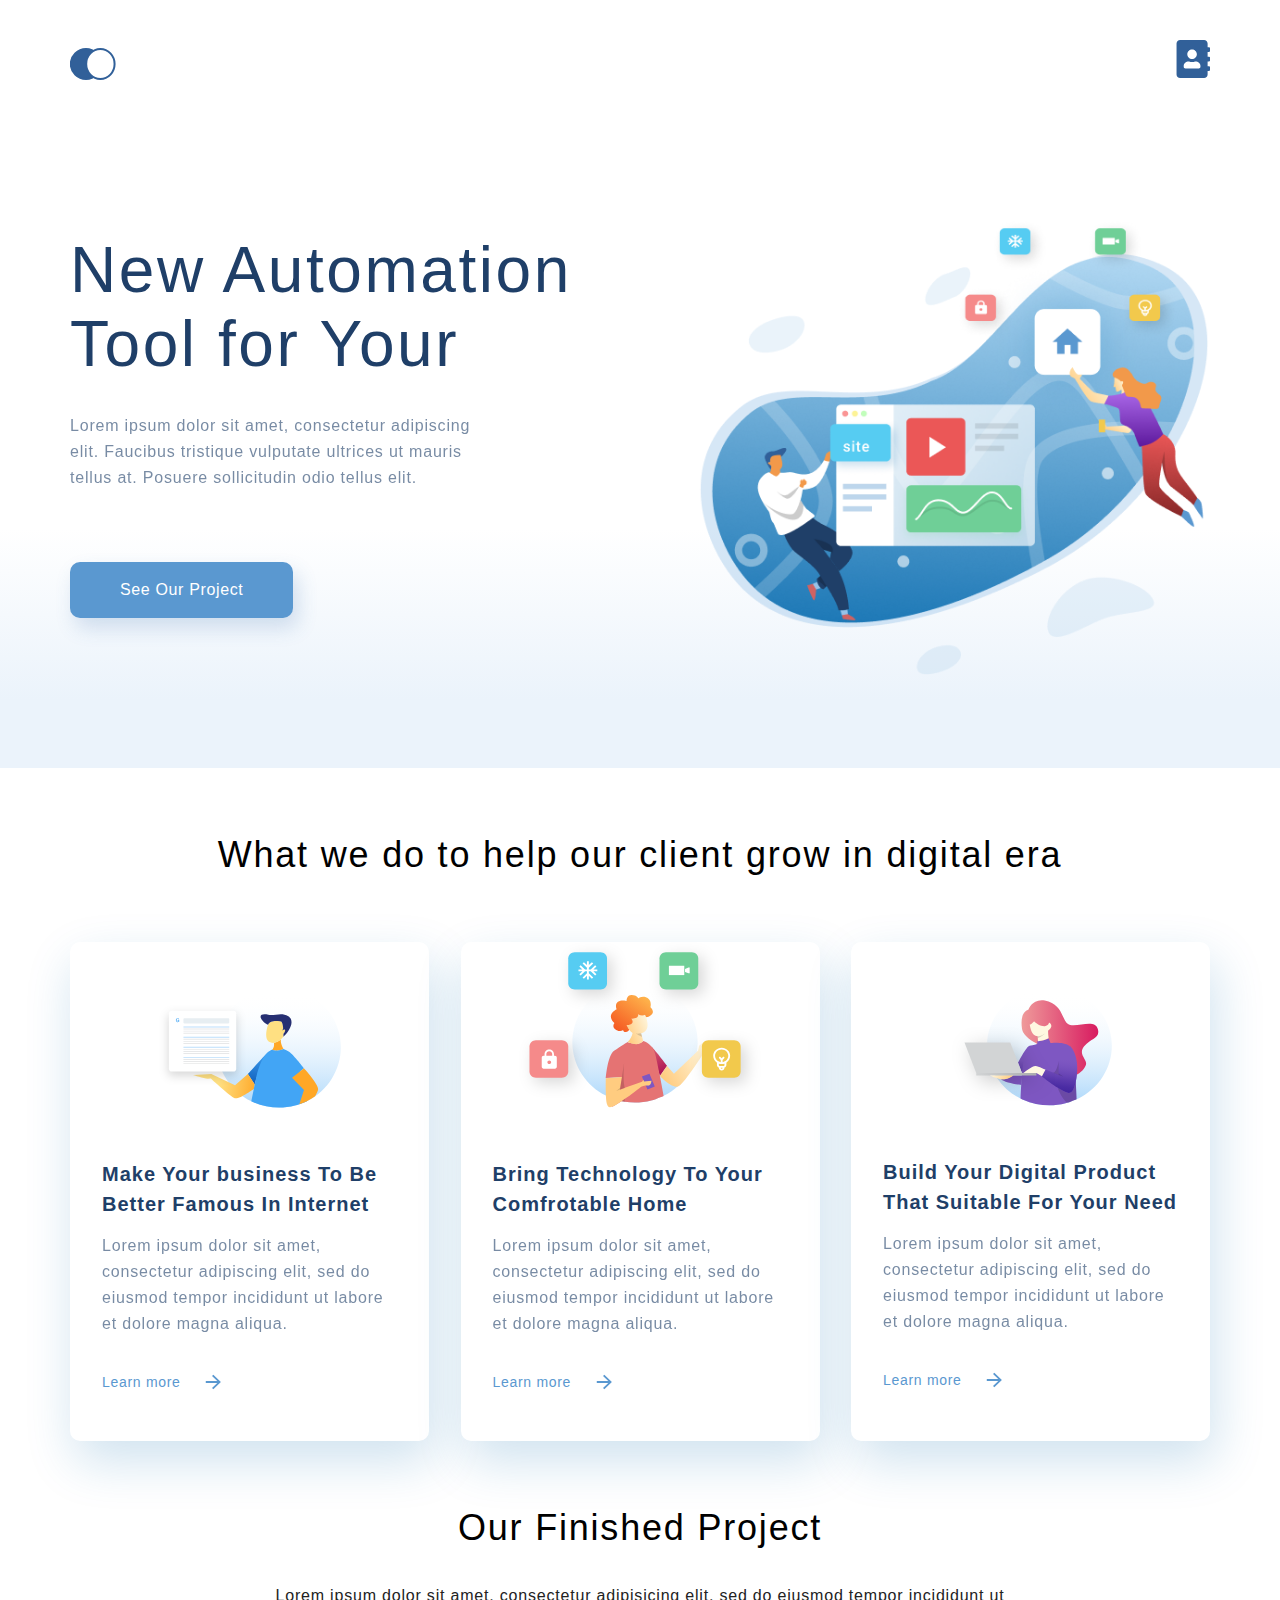
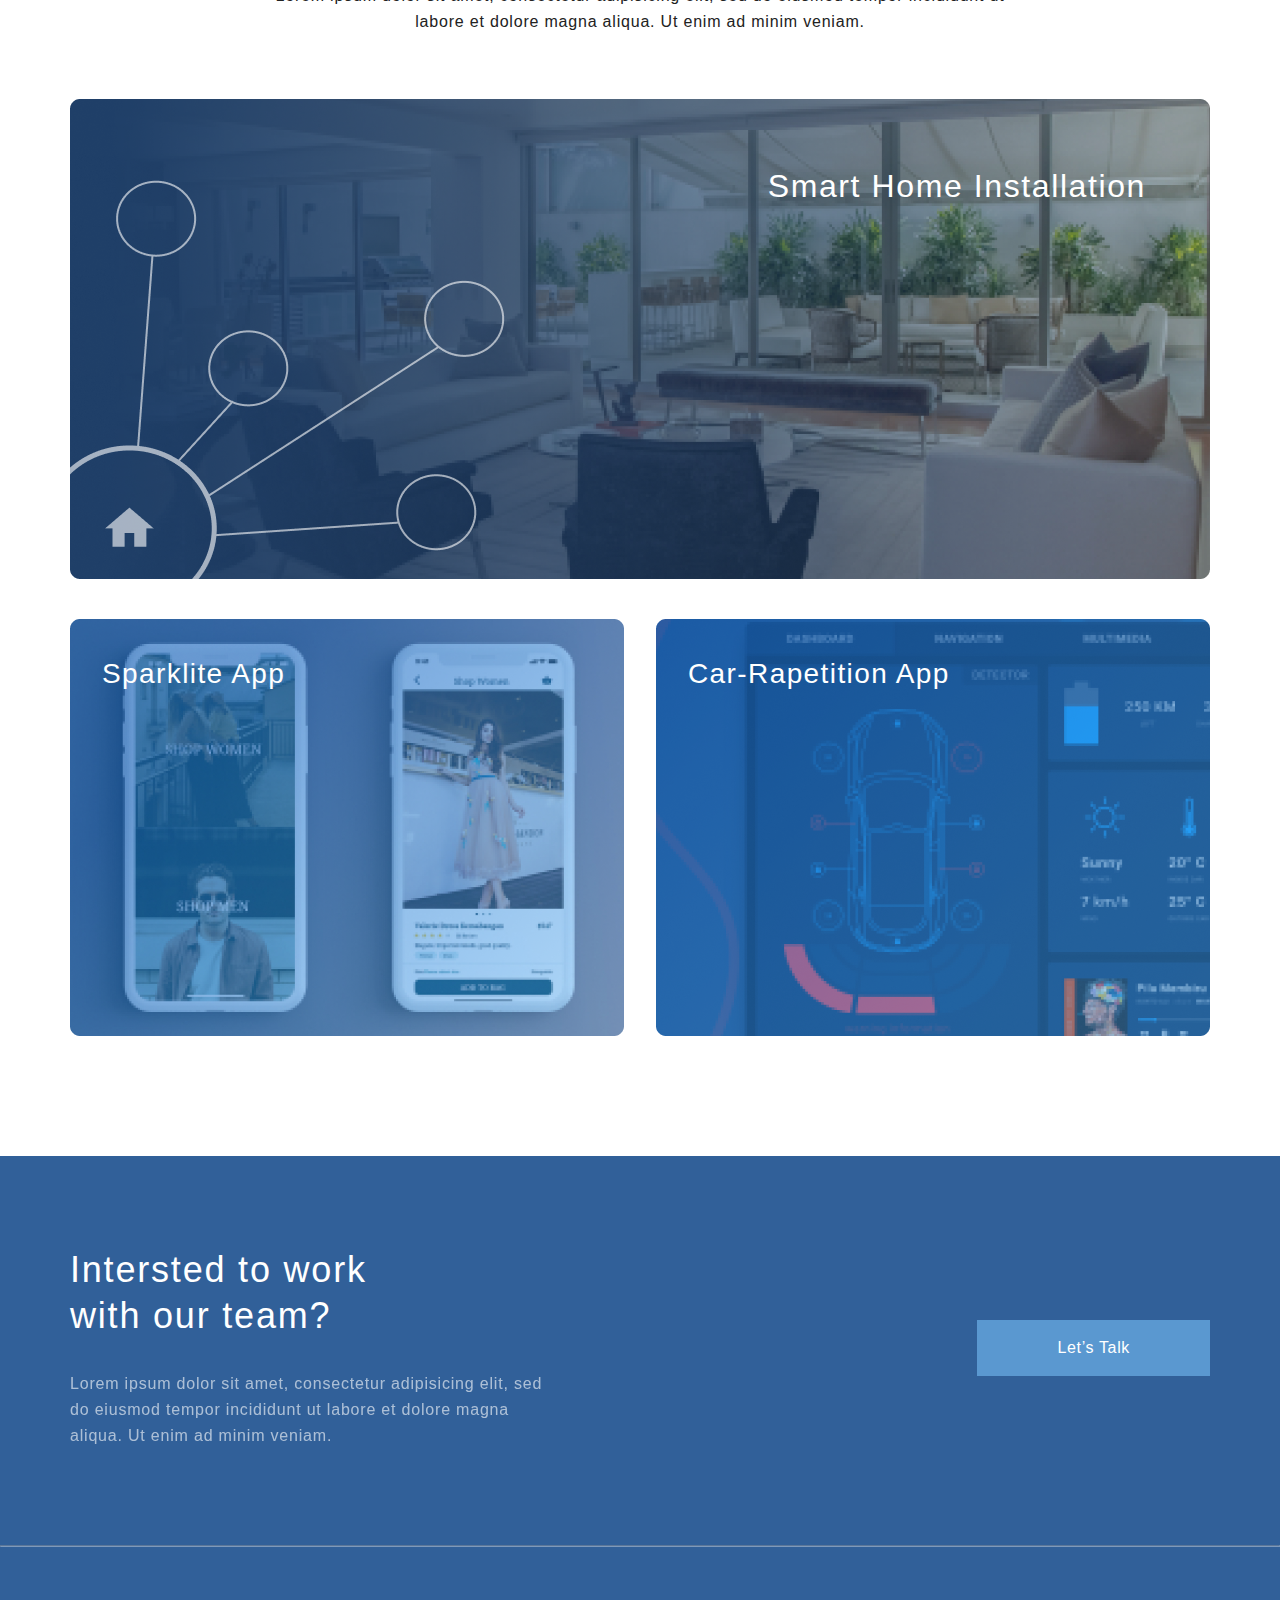
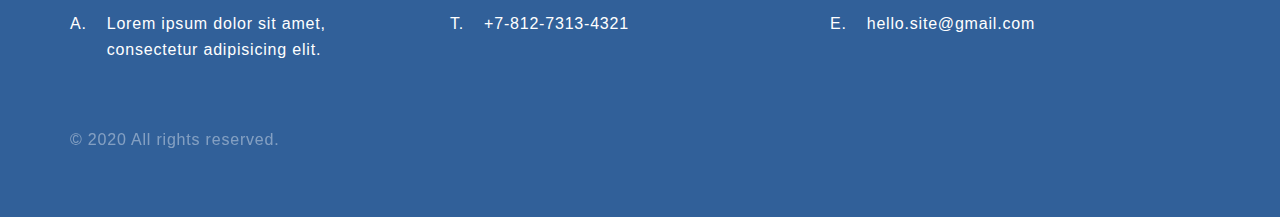
<file: index.html>
<!doctype html>
<html lang="en">
<head>
    <meta charset="UTF-8">
    <meta name="viewport"
          content="width=device-width, user-scalable=no, initial-scale=1.0, maximum-scale=1.0, minimum-scale=1.0">
    <meta http-equiv="X-UA-Compatible" content="ie=edge">
    <link rel="stylesheet" href="style/style.css">
    <title>Document</title>
</head>
<body>

<div class="top">
    <div class="container top__wrap">
        <nav class="navigation">
            <ul class="navigation-menu">
                <li>
                    <a class="navigation-link" href="index.html">
                        <!--                        <img src="images/logo.svg" alt="logo">-->
                        <svg class="navigation-link__icon__index" width="46" height="48" viewBox="0 0 46 48"
                             xmlns="http://www.w3.org/2000/svg">
                            <ellipse cx="16" cy="24" rx="15.1941" ry="15"/>
                            <path d="M44.5824 24C44.5824 32.3336 38.1794 39 30.3882 39C22.5971 39 16.1941 32.3336 16.1941 24C16.1941 15.6664 22.5971 9 30.3882 9C38.1794 9 44.5824 15.6664 44.5824 24Z"
                            />
                        </svg>
                    </a>
                </li>
                <li>
                    <a class="navigation-link" href="contacts.html">
                        <!--                        <img src="images/contacts.svg" alt="contacts">-->
                        <svg class="navigation-link__icon__contacts" width="34" height="38" viewBox="0 0 34 38"
                             fill="none"
                             xmlns="http://www.w3.org/2000/svg">
                            <path d="M33.1039 11.875C33.5967 11.875 34 11.4742 34 10.9844V8.01562C34 7.52578 33.5967 7.125 33.1039 7.125H31.6103V3.5625C31.6103 1.5957 30.0047 0 28.0257 0H4.1282C2.14919 0 0.543579 1.5957 0.543579 3.5625V34.4375C0.543579 36.4043 2.14919 38 4.1282 38H28.0257C30.0047 38 31.6103 36.4043 31.6103 34.4375V30.875H33.1039C33.5967 30.875 34 30.4742 34 29.9844V27.0156C34 26.5258 33.5967 26.125 33.1039 26.125H31.6103V21.375H33.1039C33.5967 21.375 34 20.9742 34 20.4844V17.5156C34 17.0258 33.5967 16.625 33.1039 16.625H31.6103V11.875H33.1039ZM16.0769 9.5C18.7131 9.5 20.8564 11.6301 20.8564 14.25C20.8564 16.8699 18.7131 19 16.0769 19C13.4407 19 11.2974 16.8699 11.2974 14.25C11.2974 11.6301 13.4407 9.5 16.0769 9.5ZM24.441 27.075C24.441 27.8617 23.6942 28.5 22.7682 28.5H9.38564C8.45961 28.5 7.71282 27.8617 7.71282 27.075V25.65C7.71282 23.2898 9.96067 21.375 12.7313 21.375H13.1047C14.0232 21.7535 15.0239 21.9688 16.0769 21.9688C17.1299 21.9688 18.1381 21.7535 19.0492 21.375H19.4226C22.1932 21.375 24.441 23.2898 24.441 25.65V27.075Z"
                            />
                        </svg>
                    </a>
                </li>
            </ul>
        </nav>
        <div class="top__info">
            <h1 class="top__info__heading">New Automation Tool for Your </h1>
            <p class="text top__info__text" lang="en">Lorem ipsum dolor sit amet, consectetur adipiscing elit. Faucibus
                tristique vulputate ultrices ut mauris tellus at. Posuere sollicitudin odio tellus elit.</p>
            <a href="#" class="top__info__button">See Our Project</a>
        </div>
    </div>
    <!-- /.container top__wrap-->
</div>
<!-- /.top -->

<div class="container what-we-do">
    <h3 class="heading">What we do to help our client grow in digital era</h3>
    <div class="card-wrap">
        <div class="card">
            <img class="card__img" src="./images/card-1.svg" alt="card-1">
            <h4 class="card__heading">Make Your business To Be
                Better Famous In Internet</h4>
            <p class="text" lang="en">Lorem ipsum dolor sit amet, consectetur adipiscing elit, sed do eiusmod tempor
                incididunt ut labore et dolore magna aliqua. </p>
            <a href="#" class="card__link">Learn more</a>
        </div>
        <div class="card">
            <img class="card__img" src="./images/card-2.svg" alt="card-1">
            <h4 class="card__heading">Bring Technology To Your
                Comfrotable Home</h4>
            <p class="text" lang="en">Lorem ipsum dolor sit amet, consectetur adipiscing elit, sed do eiusmod tempor
                incididunt ut labore et dolore magna aliqua. </p>
            <a href="#" class="card__link">Learn more</a>
        </div>
        <div class="card">
            <img class="card__img" src="./images/card-3.svg" alt="card-1">
            <h4 class="card__heading">Build Your Digital Product
                That Suitable For Your Need</h4>
            <p class="text" lang="en">Lorem ipsum dolor sit amet, consectetur adipiscing elit, sed do eiusmod tempor
                incididunt ut labore et dolore magna aliqua. </p>
            <a href="#" class="card__link">Learn more</a>
        </div>
    </div>
    <!-- /.card-wrap -->
</div>
<!-- /.container what-we-do-->

<div class="container project">
    <h3 class="heading">Our Finished Project</h3>
    <p class="text project__text" lang="en">Lorem ipsum dolor sit amet, consectetur adipisicing elit, sed do eiusmod
        tempor incididunt ut labore et dolore magna aliqua. Ut enim ad minim veniam.</p>
    <div class="project__item">
        <img class="project__img" src="./images/project-1.png" alt="Smart Home Installation">
        <p class="project__item__text">Smart Home Installation</p>
    </div>
    <div class="project__parent">
        <div class="project__item">
            <img class="project__img" src="./images/project-2.png" alt="Sparklite App">
            <p class="project__item__text project__parent__item__text">Sparklite App</p>
        </div>
        <div class="project__item">
            <img class="project__img" src="./images/project-3.png" alt="Car-Rapetition App">
            <p class="project__item__text project__parent__item__text">Car-Rapetition App</p>
        </div>
    </div>
</div>
<!-- /.container project -->

<footer class="footer">
    <div class="container">
        <div class="footer__top">
            <div class="footer__wrap">
                <h3 class="heading footer__top__heading">Intersted to work
                    with our team?</h3>
                <p class="text footer__top__text" lang="en">Lorem ipsum dolor sit amet, consectetur adipisicing elit,
                    sed do eiusmod tempor incididunt ut labore et dolore magna aliqua. Ut enim ad minim veniam.</p>
            </div>
            <a href="#" class="footer__top__button">Let’s Talk</a>
        </div>
        <!-- /.footer-top -->
    </div>
    <!-- /.container -->
    <hr>
    <div class="container">
        <div class="footer__bottom">
            <ul class="footer__bottom__info">
                <li class="footer__bottom__info__list">Lorem ipsum dolor sit amet, consectetur adipisicing elit.</li>
                <li class="footer__bottom__info__list">+7-812-7313-4321</li>
                <li class="footer__bottom__info__list">hello.site@gmail.com</li>
            </ul>
            <div class="footer__copy">
                <p class="text footer__copy__text" lang="en">&copy; 2020 All rights reserved.</p>
            </div>
        </div>
    </div>
    <!-- /.container -->
</footer>

</body>
</html>
</file>
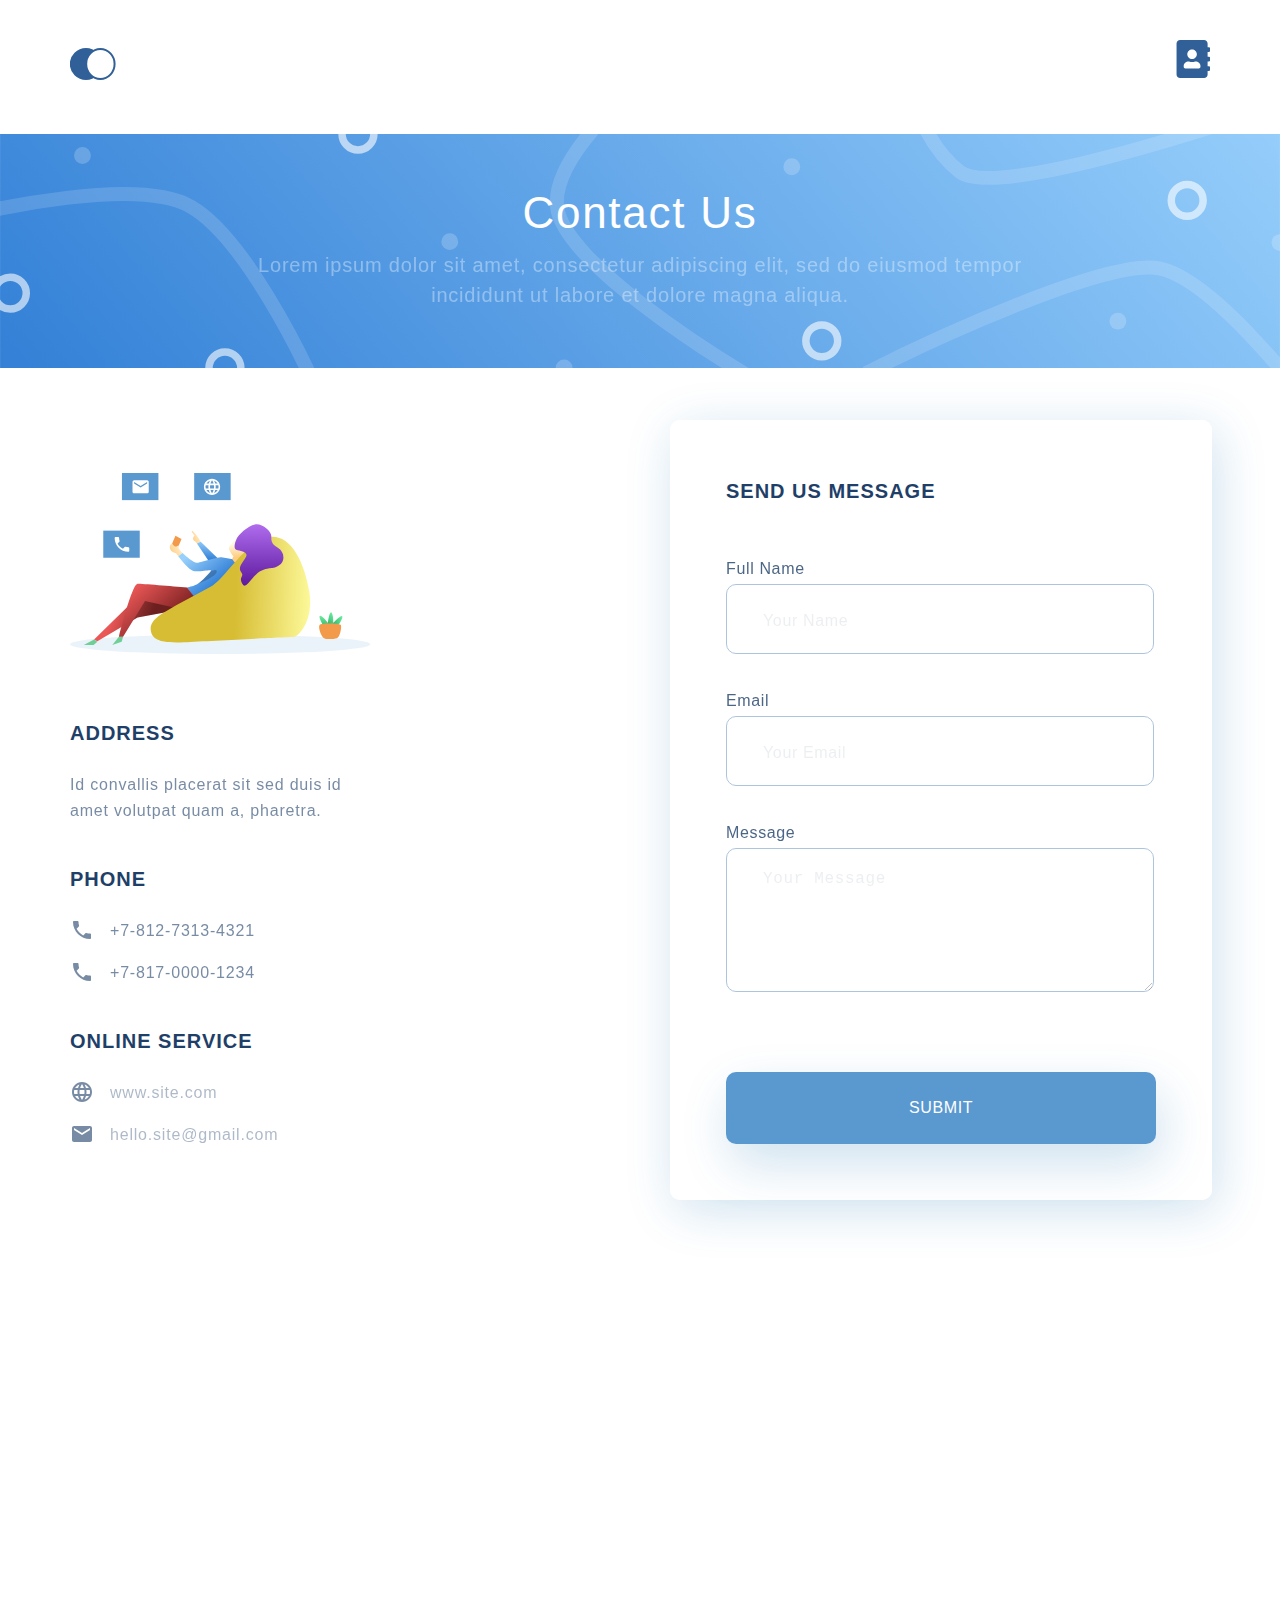
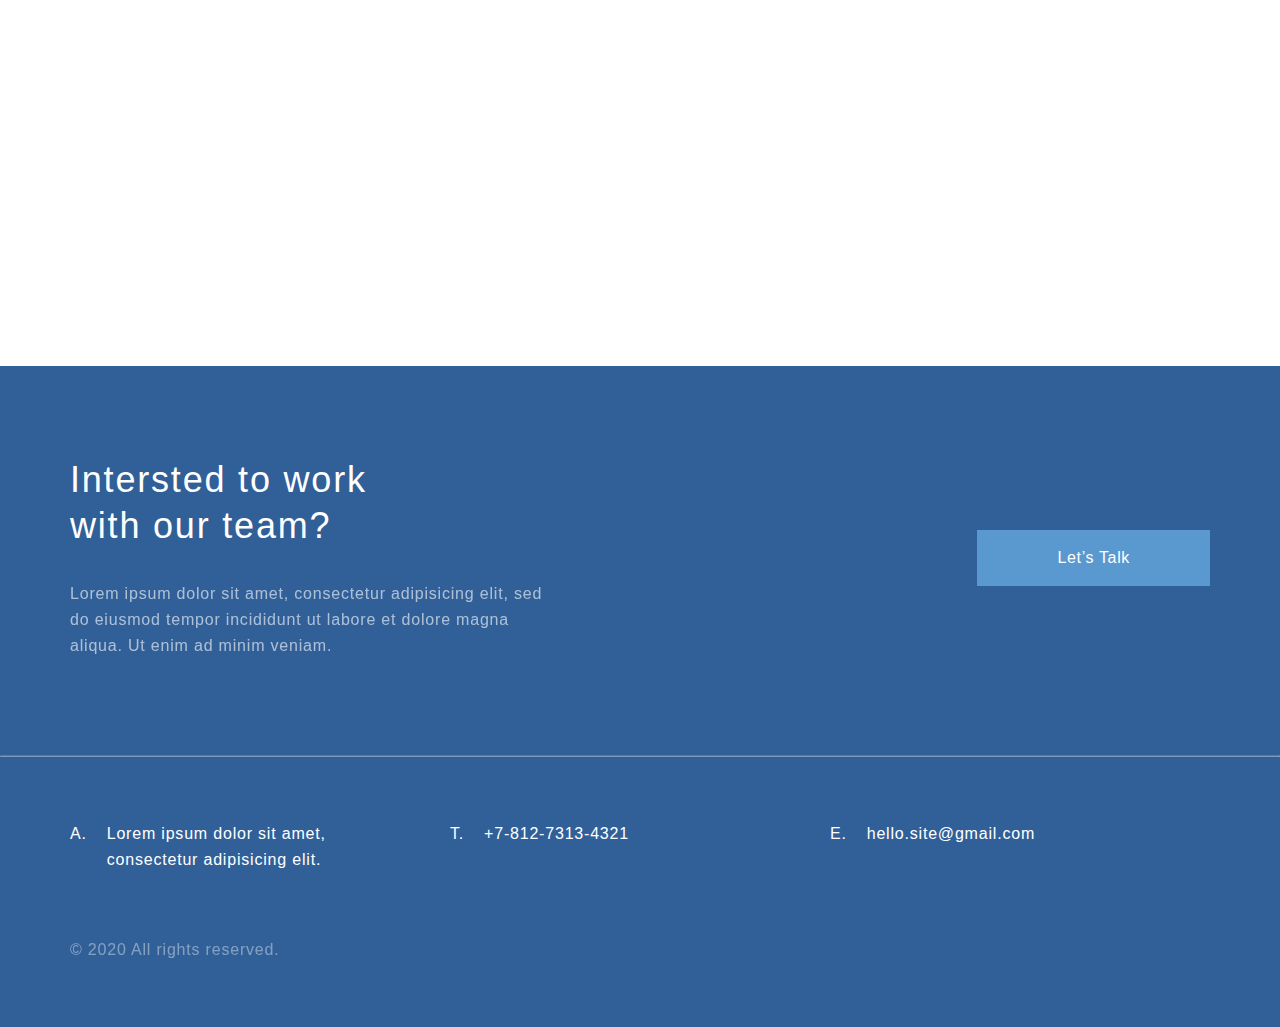
<file: contacts.html>
<!doctype html>
<html lang="en">
<head>
    <meta charset="UTF-8">
    <meta name="viewport"
          content="width=device-width, user-scalable=no, initial-scale=1.0, maximum-scale=1.0, minimum-scale=1.0">
    <meta http-equiv="X-UA-Compatible" content="ie=edge">
    <link rel="stylesheet" href="style/style.css">
    <title>Contacts</title>
</head>
<body>


<div class="top__contacts">
    <div class="container top__wrap">
        <nav class="navigation">
            <ul class="navigation-menu">
                <li>
                    <a class="navigation-link" href="index.html">
                        <!--                        <img src="images/logo.svg" alt="logo">-->
                        <svg class="navigation-link__icon__index" width="46" height="48" viewBox="0 0 46 48"
                             xmlns="http://www.w3.org/2000/svg">
                            <ellipse cx="16" cy="24" rx="15.1941" ry="15"/>
                            <path d="M44.5824 24C44.5824 32.3336 38.1794 39 30.3882 39C22.5971 39 16.1941 32.3336 16.1941 24C16.1941 15.6664 22.5971 9 30.3882 9C38.1794 9 44.5824 15.6664 44.5824 24Z"
                            />
                        </svg>
                    </a>
                </li>
                <li>
                    <a class="navigation-link" href="contacts.html">
                        <!--                        <img src="images/contacts.svg" alt="contacts">-->
                        <svg class="navigation-link__icon__contacts" width="34" height="38" viewBox="0 0 34 38"
                             fill="none"
                             xmlns="http://www.w3.org/2000/svg">
                            <path d="M33.1039 11.875C33.5967 11.875 34 11.4742 34 10.9844V8.01562C34 7.52578 33.5967 7.125 33.1039 7.125H31.6103V3.5625C31.6103 1.5957 30.0047 0 28.0257 0H4.1282C2.14919 0 0.543579 1.5957 0.543579 3.5625V34.4375C0.543579 36.4043 2.14919 38 4.1282 38H28.0257C30.0047 38 31.6103 36.4043 31.6103 34.4375V30.875H33.1039C33.5967 30.875 34 30.4742 34 29.9844V27.0156C34 26.5258 33.5967 26.125 33.1039 26.125H31.6103V21.375H33.1039C33.5967 21.375 34 20.9742 34 20.4844V17.5156C34 17.0258 33.5967 16.625 33.1039 16.625H31.6103V11.875H33.1039ZM16.0769 9.5C18.7131 9.5 20.8564 11.6301 20.8564 14.25C20.8564 16.8699 18.7131 19 16.0769 19C13.4407 19 11.2974 16.8699 11.2974 14.25C11.2974 11.6301 13.4407 9.5 16.0769 9.5ZM24.441 27.075C24.441 27.8617 23.6942 28.5 22.7682 28.5H9.38564C8.45961 28.5 7.71282 27.8617 7.71282 27.075V25.65C7.71282 23.2898 9.96067 21.375 12.7313 21.375H13.1047C14.0232 21.7535 15.0239 21.9688 16.0769 21.9688C17.1299 21.9688 18.1381 21.7535 19.0492 21.375H19.4226C22.1932 21.375 24.441 23.2898 24.441 25.65V27.075Z"
                            />
                        </svg>
                    </a>
                </li>
            </ul>
        </nav>
    </div>
    <!-- /.container top__wrap-->
    <div class="contacts__info">
        <h2 class="contacts__info__heading">Contact Us</h2>
        <p class="text contacts__info__text" lang="en">Lorem ipsum dolor sit amet, consectetur adipiscing
            elit, sed do eiusmod tempor incididunt ut labore et dolore magna aliqua.</p>
    </div>
</div>
<!-- /.top -->

<div class="container">
    <div class="contacts__body">
        <div class="contacts__body__info">
            <img class="contacts__body__img" src="./images/form-img.svg" alt="picture">
            <h4 class="card__heading contacts__body__heading">ADDRESS</h4>
            <p class="text contacts__body__text" lang="en">Id convallis placerat sit sed duis id amet volutpat quam a,
                pharetra.</p>
            <h4 class="card__heading contacts__body__heading">PHONE</h4>
            <ul>
                <li class="text contacts__pad contacts__tel">+7-812-7313-4321</li>
                <li class="text contacts__pad contacts__tel">+7-817-0000-1234</li>
            </ul>
            <h4 class="card__heading contacts__body__heading">ONLINE SERVICE</h4>
            <ul>
                <li class="text contacts__pad contacts__site">
                    <a class="text" href="https://www.site.com" target="_blank">www.site.com</a>
                </li>
                <li class="text contacts__pad contacts__mail">
                    <a class="text" href="mailto:hello.site@gmail.com">hello.site@gmail.com</a>
                </li>
            </ul>
        </div>
        <!-- /.contacts__body__info -->
        <div class="contacts__body__form">
            <form class="form" action="#">
                <fieldset name="forms">
                    <h4 class="card__heading">SEND US MESSAGE</h4>
                    <div class="form__input form__input__top">
                        <p class="form__text">Full Name</p>
                        <input class="form__input_textarea" type="text" placeholder="Your Name">
                    </div>
                    <div class="form__input">
                        <p class="form__text">Email</p>
                        <input class="form__input_textarea" type="email" placeholder="Your Email">
                    </div>
                    <div class="form__input">
                        <p class="form__text">Message</p>
                        <textarea class="form__input_textarea" cols="30" rows="4" placeholder="Your Message"></textarea>
                    </div>
                    <a href="#" class="form__button">SUBMIT</a>
                </fieldset>
            </form>
        </div>
        <!-- /.contacts-form -->
    </div>
    <!-- /.contacts-body -->
</div>
<!-- /.container -->

<div class="container map">
    <div class="maps">
        <iframe src="https://www.google.com/maps/embed?pb=!1m18!1m12!1m3!1d2726.412886151192!2d19.67416465625158!3d39.79745408838955!2m3!1f0!2f0!3f0!3m2!1i1024!2i768!4f13.1!3m3!1m2!1s0x135b4f7fe141356b%3A0x227d997cd94dfc08!2sCape%20Drastis%20Scenic%20View!5e1!3m2!1sru!2sru!4v1593723470961!5m2!1sru!2sru" width="100%" height="550" frameborder="0" style="border:0;" allowfullscreen="" aria-hidden="false" tabindex="0"></iframe>
    </div>
    <!-- /.maps -->
</div>
<!-- /.container -->

<footer class="footer">
    <div class="container">
        <div class="footer__top">
            <div class="footer__wrap">
                <h3 class="heading footer__top__heading">Intersted to work
                    with our team?</h3>
                <p class="text footer__top__text" lang="en">Lorem ipsum dolor sit amet, consectetur adipisicing elit,
                    sed do eiusmod tempor incididunt ut labore et dolore magna aliqua. Ut enim ad minim veniam.</p>
            </div>
            <a href="#" class="footer__top__button">Let’s Talk</a>
        </div>
        <!-- /.footer-top -->
    </div>
    <!-- /.container -->
    <hr>
    <div class="container">
        <div class="footer__bottom">
            <ul class="footer__bottom__info">
                <li class="footer__bottom__info__list">Lorem ipsum dolor sit amet, consectetur adipisicing elit.</li>
                <li class="footer__bottom__info__list">+7-812-7313-4321</li>
                <li class="footer__bottom__info__list">hello.site@gmail.com</li>
            </ul>
            <div class="footer__copy">
                <p class="text footer__copy__text" lang="en">&copy; 2020 All rights reserved.</p>
            </div>
        </div>
    </div>
    <!-- /.container -->
</footer>
</body>
</html>
</file>
<file: style/style.css>
* {
    margin: 0;
    padding: 0;
    box-sizing: border-box;
}

body {
    font-family: Roboto, sans-serif;
    font-style: normal;
    font-weight: normal;
    font-size: 16px;
    line-height: 26px;
}

ul {
    list-style-type: none;
}

hr {
    opacity: .4;
}

a {
    text-decoration: none;
}

/*top*/
.container {
    max-width: 1140px;
    margin: 0 auto;
}

.text {
    letter-spacing: 0.05em;
    color: #1F3F68;
    opacity: 0.6;
}

.top {
    min-height: 768px;
    background: linear-gradient(0deg, #EBF3FB 8.84%, rgba(152, 195, 232, 0) 31.12%);
}

.top__wrap {
    display: flex;
    flex-direction: column;
    height: 100%;
}

.navigation {
    padding: 30px 0 20px;
}

.navigation-link {
    transition: all .5s ease;
}

.navigation-menu {
    display: flex;
    justify-content: space-between;
    padding: 10px 0;
}

.navigation-link__icon__index {
    fill: white; stroke: #316099;
    stroke-width: 2;
}
.navigation-link__icon__index ellipse {
    fill: #316099;
    transition: all .5s ease;
}

.navigation-link:hover .navigation-link__icon__index ellipse {
    fill: white;
    transition: all .5s ease;
}

.navigation-link:hover .navigation-link__icon__index path {
    fill: #316099;

}

.navigation-link__icon__contacts {
    fill: #316099;
    transition: all .5s ease;
}

.navigation-link:hover .navigation-link__icon__contacts {
    fill: #5A98D0;
}

.top__info {
    padding-top: 107px;
    padding-bottom: 150px;
    flex-grow: 1;
    background-image: url("../images/top-bg.png");
    background-repeat: no-repeat;
    background-position: right center;
    background-size: 45%;
}

.top__info__heading {
    max-width: 510px;
    font-weight: 300;
    font-size: 64px;
    line-height: 74px;
    letter-spacing: 0.04em;
    color: #1F3F68;
    margin-bottom: 32px;
}

.top__info__text {
    width: 425px;
}

.top__info__button {
    text-align: center;
    letter-spacing: 0.04em;
    color: #FFFFFF;

    background: #5A98D0;
    box-shadow: 5px 10px 20px rgba(53, 110, 173, 0.2);
    border-radius: 10px;

    padding: 15px 50px;
    text-decoration: none;
    display: inline-block;
    margin-top: 71px;

    transition: background-color, color .5s ease;
}

.top__info__button:hover {
    background: #3b80c6;
    color: #1F3F68;
}


/*what-we-do*/
.what-we-do {
    margin-top: 64px;
}

.heading {
    font-size: 36px;
    text-align: center;
    font-weight: 300;
    line-height: 46px;
    letter-spacing: 0.05em;
}

.card-wrap {
    display: flex;
    justify-content: space-between;
    padding: 64px 0;
}

.card {
    width: 359px;
    padding: 44px 32px;
    box-shadow: 5px 20px 50px rgba(16, 112, 177, 0.2);
    border-radius: 10px;
    background: #FFFFFF;
    display: flex;
    flex-direction: column;
}

.card:nth-child(2) {
    padding-top: 0;
}

.card__heading {
    font-size: 20px;
    line-height: 30px;
    letter-spacing: 0.05em;
    color: #1F3F68;
    margin-bottom: 14px;
}

.card__img {
    align-self: center;
    margin-bottom: 51px;
}

.card__link {
    font-size: 14px;
    line-height: 30px;
    letter-spacing: 0.05em;
    color: #5A98D0;
    text-decoration: none;
    display: inline-block;
    margin-top: 30px;
    transition: color .5s ease;
}

.card__link {
    background: url("../images/arrow.svg") no-repeat;
    background-position: 100px center;
}

.card__link:hover {
    color: #1F3F68;
}


/*project*/
.project__text {
    color: #222222;
    width: 65%;
    margin: 32px auto 64px;
    text-align: center;
    opacity: 1;
}

.project__parent {
    display: flex;
    margin-top: 32px;
}

.project__parent .project__item:first-child {
    margin-right: 32px;
}

.project__item {
    position: relative;
    flex-grow: 1;
}

.project__img {
    width: 100%;
}

.project__item__text {
    font-size: 32px;
    line-height: 46px;
    text-align: right;
    letter-spacing: 0.05em;
    color: #FFFFFF;
    position: absolute;
    top: 64px;
    right: 64px;
}

.project__parent__item__text {
    font-size: 28px;
    text-align: left;
    top: 32px;
    left: 32px;
    right: auto;
}


/*footer*/
.footer {
    margin-top: 112px;
    padding: 91px 0 64px;
    background: #316099;
}

.footer__top {
    padding-bottom: 96px;
    display: flex;
    justify-content: space-between;
    align-items: center;
}

.footer__wrap {
    max-width: 495px;
}

.footer__top__heading {
    max-width: 340px;
    color: #FFFFFF;
    text-align: left;
    margin-bottom: 32px;
}

.footer__top__text {
    color: #FFFFFF;
}

.footer__top__button {
    text-decoration: none;
    background: #5A98D0;
    text-align: center;
    letter-spacing: 0.04em;
    color: #FFFFFF;
    padding: 15px 80px;
    transition: background-color, color .5s ease;
}

.footer__top__button:hover {
    background: #3b80c6;
    color: #1F3F68;
}


.footer__bottom__info {
    display: flex;
    justify-content: space-between;
    margin-top: 64px;
}

.footer__bottom__info__list {
    letter-spacing: 0.05em;
    color: #FFFFFF;
    list-style-type: none;
    flex-grow: 1;
    flex-basis: calc(100% / 3);
    margin-right: 32px;
    display: flex;
}

.footer__bottom__info__list:first-child::before {
    content: 'A. ';
    display: block;
    margin-right: 20px;
}

.footer__bottom__info__list:nth-child(2)::before {
    content: 'T. ';
    display: block;
    margin-right: 20px;
}


.footer__bottom__info__list:last-child::before {
    content: 'E. ';
    display: block;
    margin-right: 20px;
}

.footer__copy {
    margin-top: 64px;
}

.footer__copy__text {
    letter-spacing: 0.05em;
    color: #FFFFFF;
    opacity: 0.4;
}


/*contacts*/
/*top*/
.top__contacts {
    min-height: 420px;
}

.contacts__info {
    background-image: url(../images/contact-top-bg.svg);
    background-repeat: no-repeat;
    background-position: center center;
    background-size: 100%;
    height: 250px;
}

.contacts__info__heading {
    font-weight: 500;
    font-size: 44px;
    line-height: 74px;
    text-align: center;
    letter-spacing: 0.04em;
    color: #FFFFFF;
    padding-top: 50px;
}

.contacts__info__text {
    font-size: 20px;
    line-height: 30px;
    text-align: center;
    letter-spacing: 0.04em;
    color: rgba(255, 255, 255, 0.6);
    max-width: 780px;
    margin: 0 auto;
}

.contacts__body {
    display: flex;
    justify-content: space-between;
    align-items: center;
    margin-bottom: 96px;
}

.contacts__body__info {
    max-width: 300px;
}

.contacts__body__img {
    margin-bottom: 16px;
}

.contacts__body__heading {
    margin-top: 40px;
    margin-bottom: 24px;
}

.contacts__body__text {
    font-weight: 300;
}

.contacts__pad {
    padding-left: 40px;
    margin-bottom: 16px;
    transition: color, opacity .5s ease;
}

.contacts__pad:hover {
    color: #1F3F68;
    opacity: 1;
}

.contacts__pad a:hover {
    color: #1F3F68;
    opacity: 1;
}

.contacts__pad:last-child {
    margin-bottom: 0;
}

.contacts__tel {
    background: url(../images/tel-ico.svg) no-repeat;
}

.contacts__site {
    background: url(../images/site-ico.svg) no-repeat;
}

.contacts__mail {
    background: url(../images/email-ico.svg) no-repeat;
}


.form {
    width: 540px;
}

fieldset {
    background: #FFFFFF;
    box-shadow: 5px 10px 50px rgba(16, 112, 177, 0.2);
    border-radius: 10px;
    padding: 56px;
    border: none;
}

.form__input {
    margin-bottom: 32px;
}

.form__input__top {
    margin-top: 48px;
}

.form__text {
    line-height: 30px;
    letter-spacing: 0.04em;
    color: #1F3F68;
    opacity: 0.8;
}

.form__input_textarea {
    opacity: 0.4;
    border: 1px solid #356EAD;
    border-radius: 10px;
    width: 428px;
    padding: 21px 0 21px 36px;
    font-size: 22px;
}

.form__input_textarea::placeholder {
    font-weight: 300;
    font-size: 16px;
    letter-spacing: 0.04em;
    color: #1F3F68;
    opacity: 0.2;
}

.form__button {
    font-weight: 500;
    text-align: center;
    letter-spacing: 0.04em;

    color: #FFFFFF;
    background: #5A98D0;
    box-shadow: 5px 20px 50px rgba(16, 112, 177, 0.2);
    border-radius: 10px;

    padding: 23px 183px;
    text-decoration: none;
    width: 100%;
    display: inline-block;
    margin-top: 40px;

    transition: background-color, color .5s ease;
}

.form__button:hover {
    background: #3b80c6;
    color: #1F3F68;
}

.maps {
    margin-top: 46px;
    width: 100%;
}


@media (max-width: 1024px) {
    .container {
        padding: 0 32px;
    }

    .navigation {
        padding-top: 15px;
    }

    .top__info {
        background-position: right 280px;
        padding-bottom: 190px;
    }

    .card-wrap {
        flex-direction: column;
        align-items: center;
    }

    .card {
        margin-bottom: 32px;
    }

    .footer {
        padding-top: 47px;
    }

    .footer__top {
        padding: 0 90px 64px;
    }

    .footer__wrap {
        max-width: 336px;
    }

    .footer__top__button {
        padding: 4px 30px;
    }

    .footer__bottom {
        padding: 0 90px;
    }

    .footer__bottom__info {
        flex-direction: column;
    }

    .footer__bottom__info__list {
        margin-bottom: 24px;
    }

    .footer__bottom__info__list:last-child {
        margin-bottom: 0;
    }

    .footer__bottom__info__list:nth-child(n)::before {
        margin-right: 36px;
    }

    .top__contacts {
        min-height: 426px;
    }

    .contacts__info {
        background-size: cover;
    }

    .contacts__info__text {
        max-width: 520px;
    }

    .contacts__body {
        flex-direction: column;
        margin-bottom: 64px;
    }

    .contacts__body__info {
        margin-bottom: 64px;
    }

    .map {
        padding: 0;
    }

    .maps {
        margin-top: 16px;
    }

    .footer {
        margin-top: 64px;
    }
}

@media (max-width: 667px) {
    .container {
        padding: 0 16px;
    }

    .navigation {
        padding-top: 24px;
    }

    .top {
        min-height: 376px;
        padding-bottom: 41px;
    }

    .top__info {
        padding-top: 36px;
        padding-bottom: 0;
        display: flex;
        flex-direction: column;
        align-items: center;
        background-image: none;
    }

    .top__info__heading {
        width: 100%;
        font-size: 32px;
        line-height: 37px;
        text-align: center;
        margin-bottom: 12px;
    }

    .top__info__text {
        width: 100%;
        text-align: center;
    }

    .top__info__button {
        font-size: 12px;
        line-height: 26px;
        padding: 0 8px;
    }

    .heading {
        font-size: 24px;
        line-height: 28px;
    }

    .what-we-do {
        margin-top: 48px;
    }

    .card-wrap {
        padding-top: 32px;
    }

    .card {
        width: 100%;
    }

    .project__text {
        width: 100%;
    }

    .project__item__text {
        font-size: 16px;
        line-height: 19px;
        top: 16px;
        right: 16px;
    }

    .project__parent {
        flex-direction: column;
        margin-top: 16px;
    }

    .project__parent .project__item:first-child {
        margin-right: 0;
        margin-bottom: 16px;
    }

    .project__parent__item__text {
        font-size: 16px;
        line-height: 19px;
        left: 16px;
    }

    .footer {
        margin-top: 32px;
        padding: 0;
    }

    .footer__top {
        flex-direction: column;
        padding: 18px 0 41px;
    }

    .footer__wrap {
        max-width: 100%;
    }

    .footer__top__heading {
        text-align: center;
        max-width: 75%;
        margin: 0 auto;
    }

    .footer__top__text {
        text-align: center;
        margin-top: 32px;
    }

    .footer__top__button {
        margin-top: 40px;
    }

    .footer__bottom {
        padding: 0 0 32px;
    }

    .footer__bottom__info {
        margin-top: 32px;
    }

    .footer__bottom__info__list {
        margin-bottom: 18px;
    }

    .footer__bottom__info__list:nth-child(n)::before {
        margin-right: 23px;
    }

    .footer__bottom__info__list:first-child {
        line-height: 19px;
    }

    .footer__copy {
        margin-top: 36px;
    }

    .footer__copy__text {
        text-align: center;
    }

    .top__contacts {
        min-height: 418px;
    }

    .contacts__body {
        margin-bottom: 32px;
    }

    .contacts__info {
        padding: 0 18px;
    }

    .contacts__info__heading {
        font-size: 24px;
        line-height: 28px;
    }

    .contacts__info__text {
        font-size: 16px;
        padding-top: 32px;
    }

    .contacts__body__info {
        margin-bottom: 32px;
    }

    .contacts__body__heading {
        margin-top: 32px;
    }

    .contacts__body__form {
        max-width: 342px;
    }

    .form {
        width: 100%;
    }

    fieldset {
        padding: 36px;
    }

    .card__heading {
        font-size: 16px;
    }

    .form__text {
        font-size: 14px;
    }

    .form__input_textarea {
        width: 270px;
        padding: 13px 0 13px 26px;
    }

    .form__input_textarea::placeholder {
        font-size: 16px;
    }

    .form__button {
        padding: 16px 56px;
        margin-top: 12px;
    }

}
</file>
